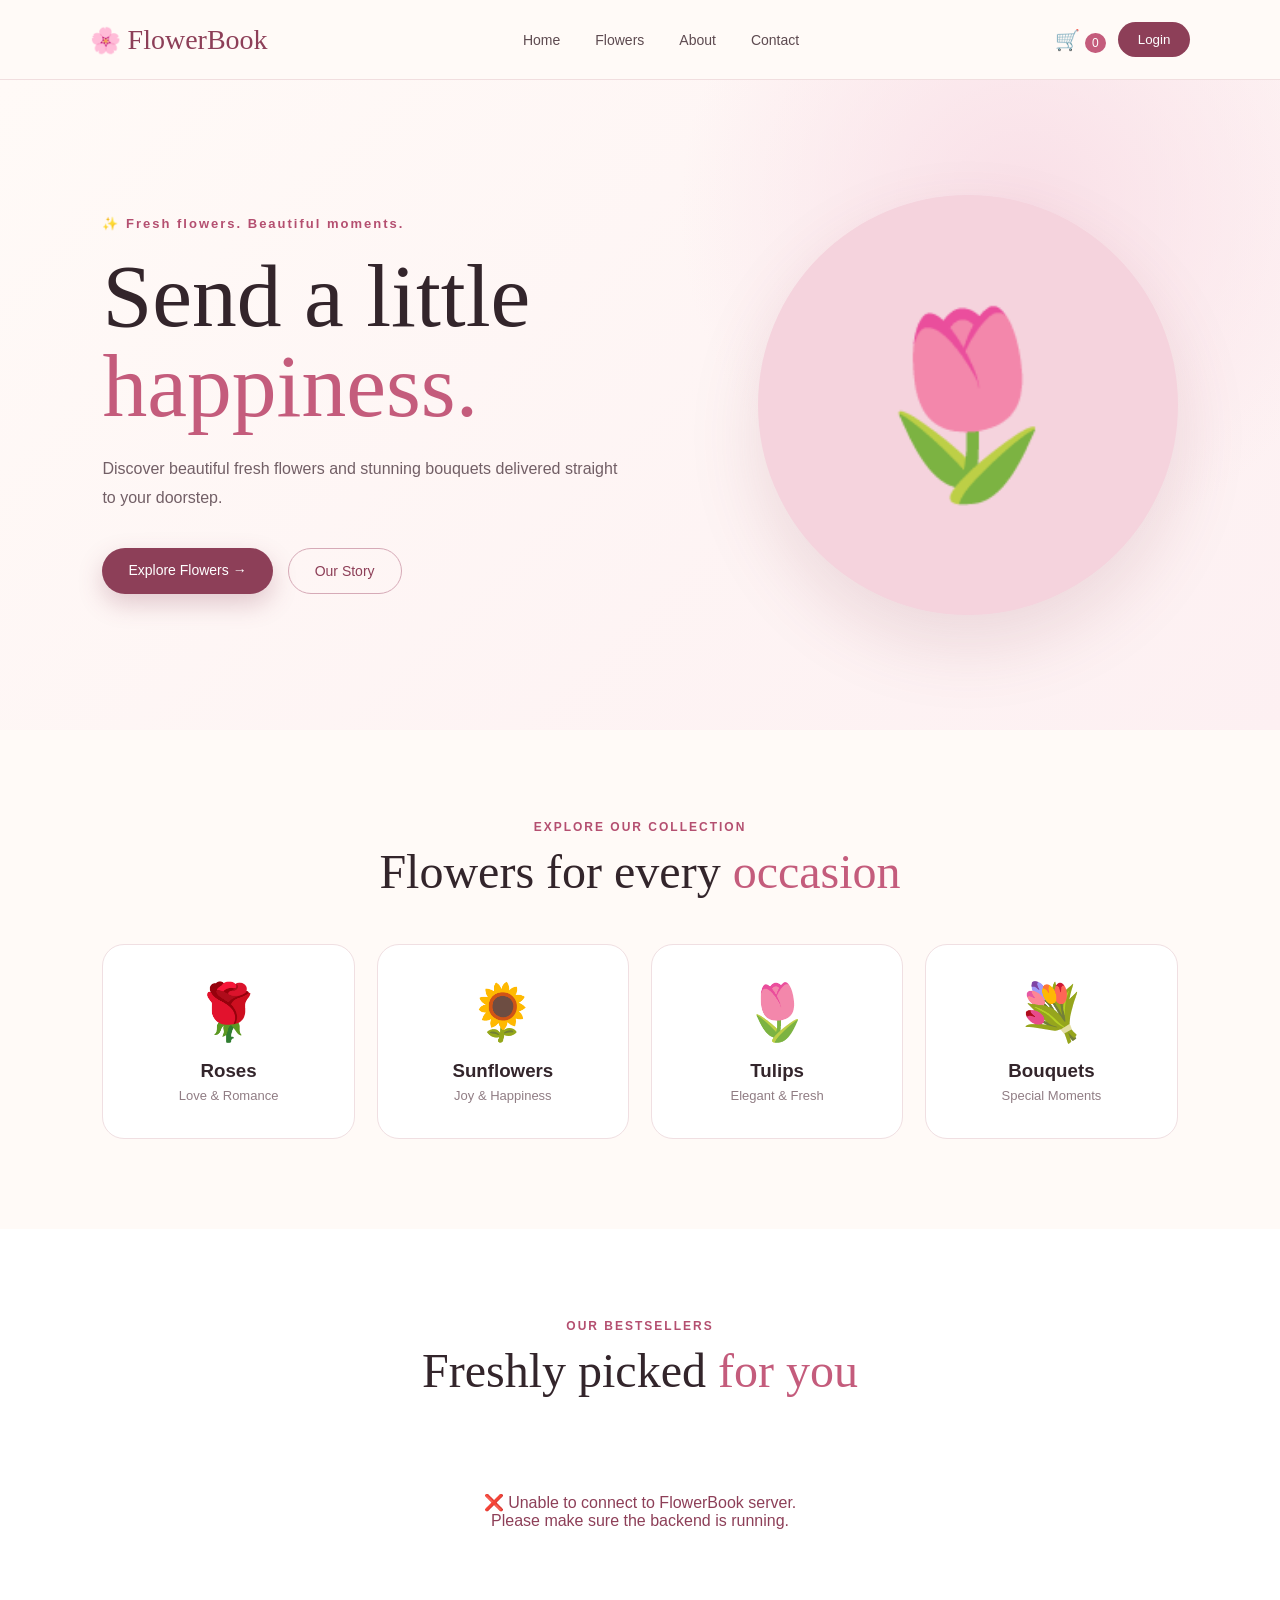
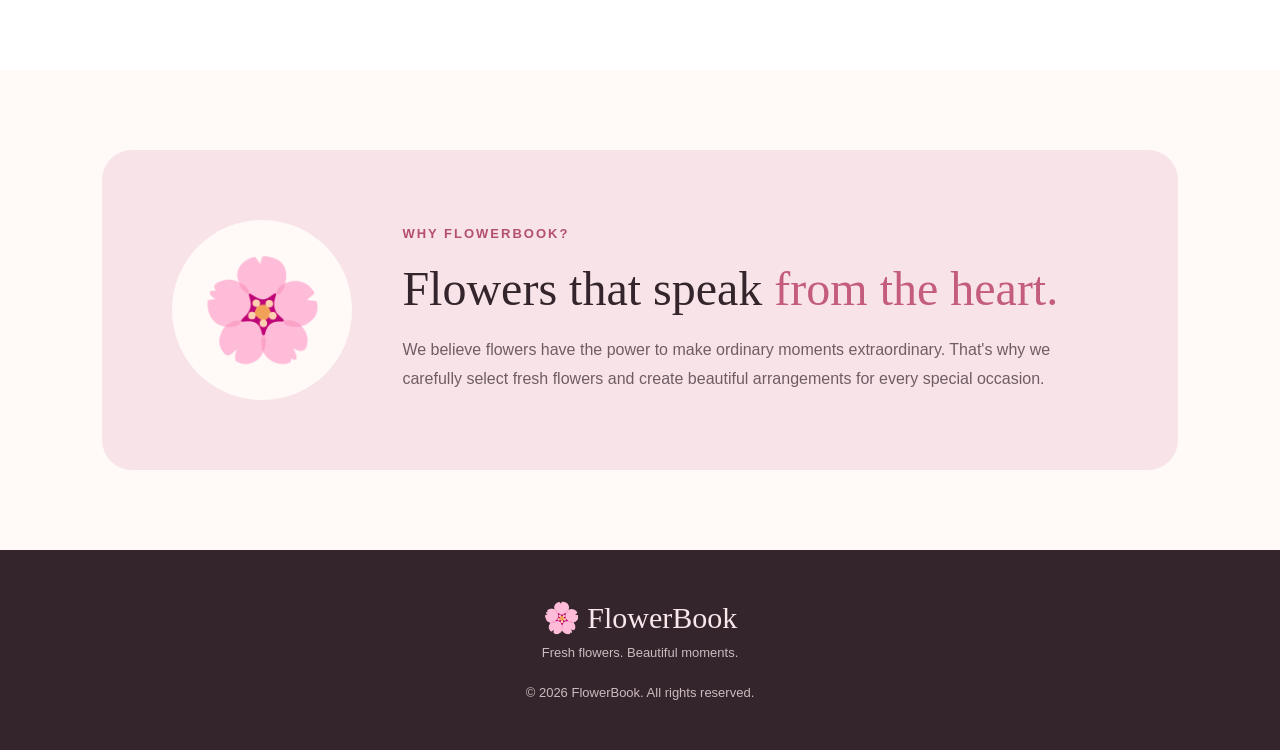
<file: frontend/index.html>
<!DOCTYPE html>
<html lang="en">
<head>
    <meta charset="UTF-8">
    <meta name="viewport" content="width=device-width, initial-scale=1.0">

    <title>FlowerBook | Fresh Flowers Delivered</title>

    <link rel="stylesheet" href="./css/style.css">

    <link rel="preconnect" href="https://fonts.googleapis.com">
    <link rel="preconnect" href="https://fonts.gstatic.com" crossorigin>
</head>

<body>

    <!-- NAVBAR -->

    <header class="navbar">

        <div class="logo">
            <span>🌸</span>
            FlowerBook
        </div>

        <nav>
            <a href="#home">Home</a>
            <a href="#flowers">Flowers</a>
            <a href="#about">About</a>
            <a href="#contact">Contact</a>
        </nav>

        <div class="nav-actions">

            <button
                class="cart-btn"
                onclick="window.location.href='cart.html'"
            >
                🛒 <span id="cart-count">0</span>
            </button>

            <button
                class="login-btn"
                onclick="window.location.href='login.html'"
            >
                Login
            </button>

        </div>

    </header>


    <!-- HERO -->

    <section class="hero" id="home">

        <div class="hero-content">

            <p class="small-title">
                ✨ Fresh flowers. Beautiful moments.
            </p>

            <h1>
                Send a little
                <span>happiness.</span>
            </h1>

            <p class="hero-text">
                Discover beautiful fresh flowers and stunning bouquets
                delivered straight to your doorstep.
            </p>

            <div class="hero-buttons">

                <a href="#flowers" class="primary-btn">
                    Explore Flowers →
                </a>

                <a href="#about" class="secondary-btn">
                    Our Story
                </a>

            </div>

        </div>

        <div class="hero-decoration">
            🌷
        </div>

    </section>


    <!-- CATEGORIES -->

    <section class="categories">

        <div class="section-heading">

            <p>EXPLORE OUR COLLECTION</p>

            <h2>
                Flowers for every
                <span>occasion</span>
            </h2>

        </div>

        <div class="category-container">

            <div class="category-card">
                <div>🌹</div>
                <h3>Roses</h3>
                <p>Love & Romance</p>
            </div>

            <div class="category-card">
                <div>🌻</div>
                <h3>Sunflowers</h3>
                <p>Joy & Happiness</p>
            </div>

            <div class="category-card">
                <div>🌷</div>
                <h3>Tulips</h3>
                <p>Elegant & Fresh</p>
            </div>

            <div class="category-card">
                <div>💐</div>
                <h3>Bouquets</h3>
                <p>Special Moments</p>
            </div>

        </div>

    </section>


    <!-- FLOWERS -->

    <section class="flowers-section" id="flowers">

        <div class="section-heading">

            <p>OUR BESTSELLERS</p>

            <h2>
                Freshly picked
                <span>for you</span>
            </h2>

        </div>

        <div
            id="flower-container"
            class="flower-container"
        >

            <div class="loading">
                Loading beautiful flowers... 🌸
            </div>

        </div>

    </section>


    <!-- ABOUT -->

    <section class="about" id="about">

        <div class="about-icon">
            🌸
        </div>

        <div>

            <p class="small-title">
                WHY FLOWERBOOK?
            </p>

            <h2>
                Flowers that speak
                <span>from the heart.</span>
            </h2>

            <p>
                We believe flowers have the power to make ordinary moments
                extraordinary. That's why we carefully select fresh flowers
                and create beautiful arrangements for every special occasion.
            </p>

        </div>

    </section>


    <!-- FOOTER -->

    <footer id="contact">

        <div class="footer-logo">
            🌸 FlowerBook
        </div>

        <p>
            Fresh flowers. Beautiful moments.
        </p>

        <p class="copyright">
            © 2026 FlowerBook. All rights reserved.
        </p>

    </footer>


    <script src="js/app.js"></script>

</body>
</html>
</file>
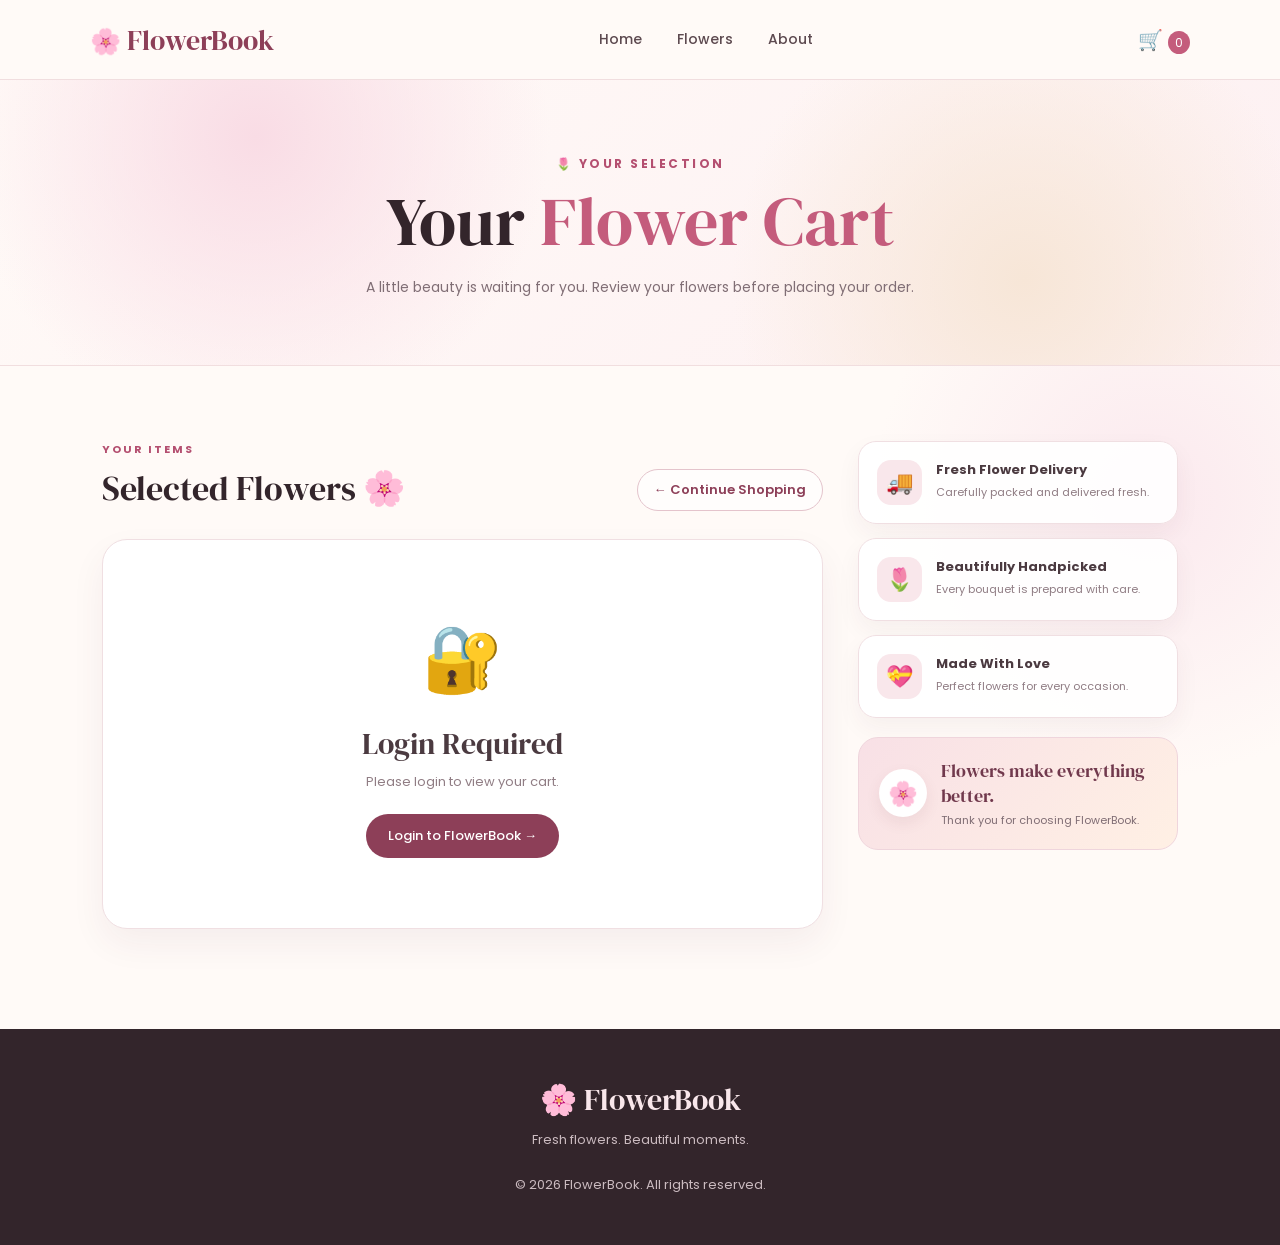
<file: frontend/cart.html>
<!DOCTYPE html>
<html lang="en">

<head>

    <meta charset="UTF-8">

    <meta
        name="viewport"
        content="width=device-width, initial-scale=1.0"
    >

    <title>FlowerBook | Your Cart</title>

    <link
        rel="stylesheet"
        href="css/style.css"
    >

    <link
        rel="preconnect"
        href="https://fonts.googleapis.com"
    >

    <link
        rel="preconnect"
        href="https://fonts.gstatic.com"
        crossorigin
    >

    <link
        href="https://fonts.googleapis.com/css2?family=DM+Serif+Display&family=Poppins:wght@300;400;500;600;700&display=swap"
        rel="stylesheet"
    >

</head>


<body>


<!-- ================= NAVBAR ================= -->

<header class="navbar">

    <div class="logo">

        <span>🌸</span>

        FlowerBook

    </div>


    <nav>

        <a href="index.html">
            Home
        </a>

        <a href="index.html#flowers">
            Flowers
        </a>

        <a href="index.html#about">
            About
        </a>

    </nav>


    <div class="nav-actions">

        <button
            class="cart-btn"
            onclick="window.location.href='cart.html'"
        >

            🛒

            <span id="cart-count">
                0
            </span>

        </button>

    </div>

</header>



<!-- ================= CART HERO ================= -->

<section class="cart-hero">

    <div class="cart-hero-content">

        <p class="cart-eyebrow">
            🌷 YOUR SELECTION
        </p>

        <h1>
            Your
            <span>Flower Cart</span>
        </h1>

        <p class="cart-hero-text">
            A little beauty is waiting for you.
            Review your flowers before placing your order.
        </p>

    </div>

</section>



<!-- ================= CART SECTION ================= -->

<section class="cart-page">


    <div class="cart-wrapper">


        <!-- LEFT SIDE -->

        <div class="cart-main">


            <div class="cart-section-title">

                <div>

                    <span class="cart-small-label">
                        YOUR ITEMS
                    </span>

                    <h2>
                        Selected Flowers 🌸
                    </h2>

                </div>

                <a
                    href="index.html#flowers"
                    class="continue-shopping"
                >
                    ← Continue Shopping
                </a>

            </div>



            <!-- CART CONTENT -->

            <div id="cart-container">

                <div class="loading">

                    <div class="cart-loading-icon">
                        🌸
                    </div>

                    Loading your beautiful cart...

                </div>

            </div>


        </div>



        <!-- RIGHT SIDE -->

        <aside class="cart-benefits">


            <div class="benefit-card">

                <div class="benefit-icon">
                    🚚
                </div>

                <div>

                    <strong>
                        Fresh Flower Delivery
                    </strong>

                    <p>
                        Carefully packed and delivered fresh.
                    </p>

                </div>

            </div>



            <div class="benefit-card">

                <div class="benefit-icon">
                    🌷
                </div>

                <div>

                    <strong>
                        Beautifully Handpicked
                    </strong>

                    <p>
                        Every bouquet is prepared with care.
                    </p>

                </div>

            </div>



            <div class="benefit-card">

                <div class="benefit-icon">
                    💝
                </div>

                <div>

                    <strong>
                        Made With Love
                    </strong>

                    <p>
                        Perfect flowers for every occasion.
                    </p>

                </div>

            </div>


            <div class="cart-love-box">

                <span>
                    🌸
                </span>

                <div>

                    <strong>
                        Flowers make everything better.
                    </strong>

                    <p>
                        Thank you for choosing FlowerBook.
                    </p>

                </div>

            </div>


        </aside>


    </div>


</section>



<!-- ================= FOOTER ================= -->

<footer>

    <div class="footer-logo">
        🌸 FlowerBook
    </div>

    <p>
        Fresh flowers. Beautiful moments.
    </p>

    <p class="copyright">
        © 2026 FlowerBook. All rights reserved.
    </p>

</footer>



<script src="js/cart.js"></script>


</body>

</html>
</file>
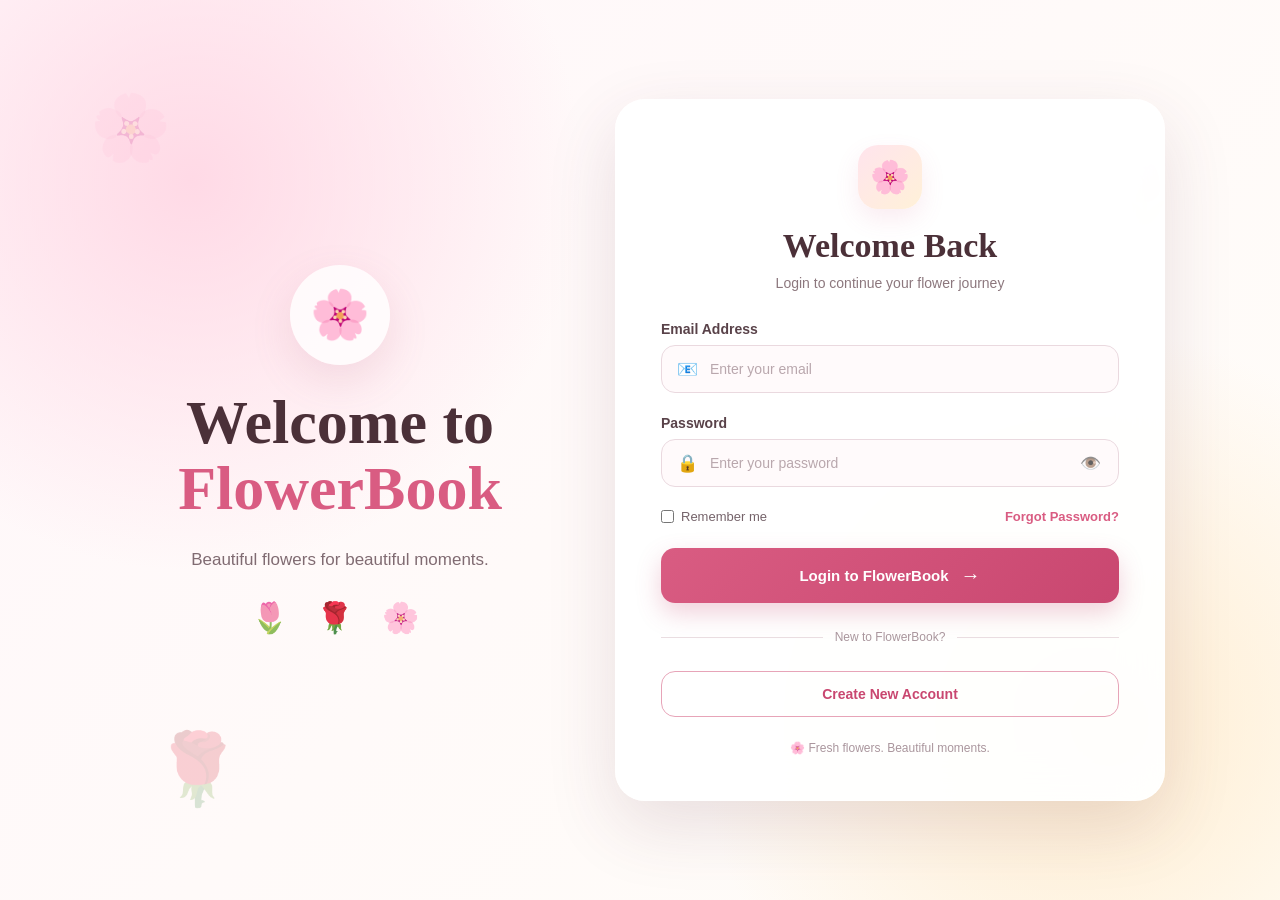
<file: frontend/checkout.html>
<!DOCTYPE html>
<html lang="en">

<head>

    <meta charset="UTF-8">

    <meta
        name="viewport"
        content="width=device-width, initial-scale=1.0"
    >

    <title>FlowerBook | Checkout</title>

    <link
        rel="stylesheet"
        href="./css/style.css"
    >

    <link
        rel="preconnect"
        href="https://fonts.googleapis.com"
    >

    <link
        rel="preconnect"
        href="https://fonts.googleapis.com"
        crossorigin
    >

    <link
        href="https://fonts.googleapis.com/css2?family=DM+Serif+Display&family=Poppins:wght@300;400;500;600;700&display=swap"
        rel="stylesheet"
    >

</head>


<body>


<header class="navbar">

    <div class="logo">
        <span>🌸</span>
        FlowerBook
    </div>

    <nav>

        <a href="index.html">
            Home
        </a>

        <a href="index.html#flowers">
            Flowers
        </a>

        <a href="cart.html">
            Cart
        </a>

    </nav>

</header>



<section class="checkout-page">


    <div class="section-heading">

        <p>
            ALMOST THERE
        </p>

        <h2>
            Complete your
            <span>booking</span> 🌸
        </h2>

    </div>



    <div class="checkout-layout">


        <!-- DELIVERY DETAILS -->

        <div class="checkout-form">

            <h3>
                Delivery Details
            </h3>


            <div class="form-group">

                <label>
                    Full Name
                </label>

                <input
                    type="text"
                    id="customer-name"
                    placeholder="Enter your full name"
                >

            </div>


            <!-- EMAIL -->

            <div class="form-group">

                <label>
                    Email Address
                </label>

                <input
                    type="email"
                    id="customer-email"
                    placeholder="Enter your email address"
                >

            </div>


            <div class="form-group">

                <label>
                    Phone Number
                </label>

                <input
                    type="tel"
                    id="customer-phone"
                    placeholder="Enter your phone number"
                >

            </div>


            <div class="form-group">

                <label>
                    Delivery Address
                </label>

                <textarea
                    id="customer-address"
                    placeholder="House No, Street, Area, City..."
                    rows="4"
                ></textarea>

            </div>


            <div class="form-row">


                <div class="form-group">

                    <label>
                        Delivery Date
                    </label>

                    <input
                        type="date"
                        id="delivery-date"
                    >

                </div>


                <div class="form-group">

                    <label>
                        Delivery Time
                    </label>

                    <select id="delivery-time">

                        <option value="">
                            Select time
                        </option>

                        <option>
                            9 AM - 12 PM
                        </option>

                        <option>
                            12 PM - 3 PM
                        </option>

                        <option>
                            3 PM - 6 PM
                        </option>

                        <option>
                            6 PM - 9 PM
                        </option>

                    </select>

                </div>


            </div>


            <div class="form-group">

                <label>
                    Special Message 💌
                </label>

                <textarea
                    id="special-message"
                    placeholder="Write a message for your loved one..."
                    rows="3"
                ></textarea>

            </div>


            <button
                class="place-order-btn"
                onclick="placeOrder()"
            >
                🌸 Place Flower Booking
            </button>

        </div>



        <!-- ORDER SUMMARY -->

        <div class="checkout-summary">

            <h3>
                Your Order
            </h3>

            <div id="checkout-items">

                Loading...

            </div>


            <hr>


            <div class="checkout-total">

                <span>
                    Total
                </span>

                <strong id="checkout-total">
                    ₹0
                </strong>

            </div>

        </div>


    </div>

</section>



<footer>

    <div class="footer-logo">
        🌸 FlowerBook
    </div>

    <p>
        Fresh flowers. Beautiful moments.
    </p>

</footer>



<script src="js/checkout.js"></script>


</body>

</html>
</file>
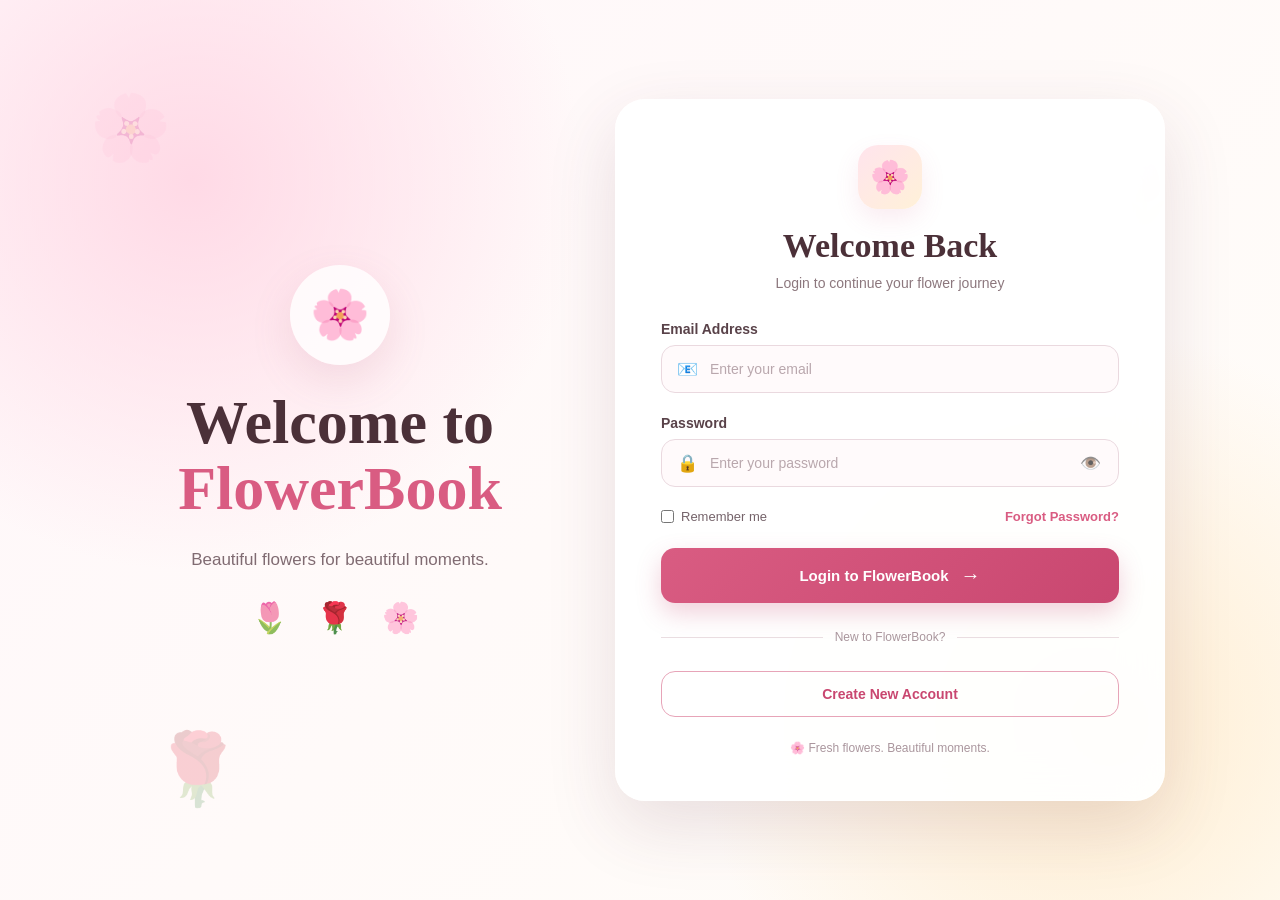
<file: frontend/login.html>
<!DOCTYPE html>
<html lang="en">

<head>

    <meta charset="UTF-8">

    <meta
        name="viewport"
        content="width=device-width, initial-scale=1.0"
    >

    <title>Login | FlowerBook</title>

    <link
        rel="stylesheet"
        href="css/style.css"
    >

</head>


<body class="auth-page">


    <div class="auth-background">

        <div class="floating-flower flower-one">🌸</div>
        <div class="floating-flower flower-two">🌷</div>
        <div class="floating-flower flower-three">🌹</div>
        <div class="floating-flower flower-four">🌻</div>


        <div class="auth-container">


            <!-- LEFT SIDE -->

            <div class="auth-welcome">

                <div class="welcome-logo">
                    🌸
                </div>

                <h1>
                    Welcome to
                    <span>FlowerBook</span>
                </h1>

                <p>
                    Beautiful flowers for beautiful moments.
                </p>

                <div class="welcome-decoration">
                    🌷 🌹 🌸
                </div>

            </div>


            <!-- LOGIN CARD -->

            <div class="auth-card">

                <div class="auth-logo">
                    🌸
                </div>


                <h2>
                    Welcome Back
                </h2>

                <p class="auth-subtitle">
                    Login to continue your flower journey
                </p>


                <form id="login-form">


                    <!-- EMAIL -->

                    <div class="form-group">

                        <label for="login-email">
                            Email Address
                        </label>

                        <div class="input-wrapper">

                            <span class="input-icon">
                                📧
                            </span>

                            <input
                                type="email"
                                id="login-email"
                                placeholder="Enter your email"
                                autocomplete="email"
                                required
                            >

                        </div>

                    </div>


                    <!-- PASSWORD -->

                    <div class="form-group">

                        <label for="login-password">
                            Password
                        </label>

                        <div class="input-wrapper">

                            <span class="input-icon">
                                🔒
                            </span>

                            <input
                                type="password"
                                id="login-password"
                                placeholder="Enter your password"
                                autocomplete="current-password"
                                required
                            >

                            <button
                                type="button"
                                class="password-toggle"
                                id="toggle-password"
                            >
                                👁️
                            </button>

                        </div>

                    </div>


                    <!-- OPTIONS -->

                    <div class="auth-options">

                        <label class="remember-me">

                            <input
                                type="checkbox"
                                id="remember-me"
                            >

                            <span>
                                Remember me
                            </span>

                        </label>


                        <a
                            href="#"
                            id="forgot-password"
                        >
                            Forgot Password?
                        </a>

                    </div>


                    <!-- LOGIN BUTTON -->

                    <button
                        type="submit"
                        class="auth-submit-btn"
                    >

                        <span>
                            Login to FlowerBook
                        </span>

                        <span class="button-arrow">
                            →
                        </span>

                    </button>


                </form>


                <!-- DIVIDER -->

                <div class="auth-divider">

                    <span>
                        New to FlowerBook?
                    </span>

                </div>


                <!-- REGISTER -->

                <a
                    href="register.html"
                    class="create-account-btn"
                >
                    Create New Account
                </a>


                <p class="auth-footer-text">
                    🌸 Fresh flowers. Beautiful moments.
                </p>

            </div>

        </div>

    </div>


    <script src="js/login.js"></script>

</body>

</html>
</file>
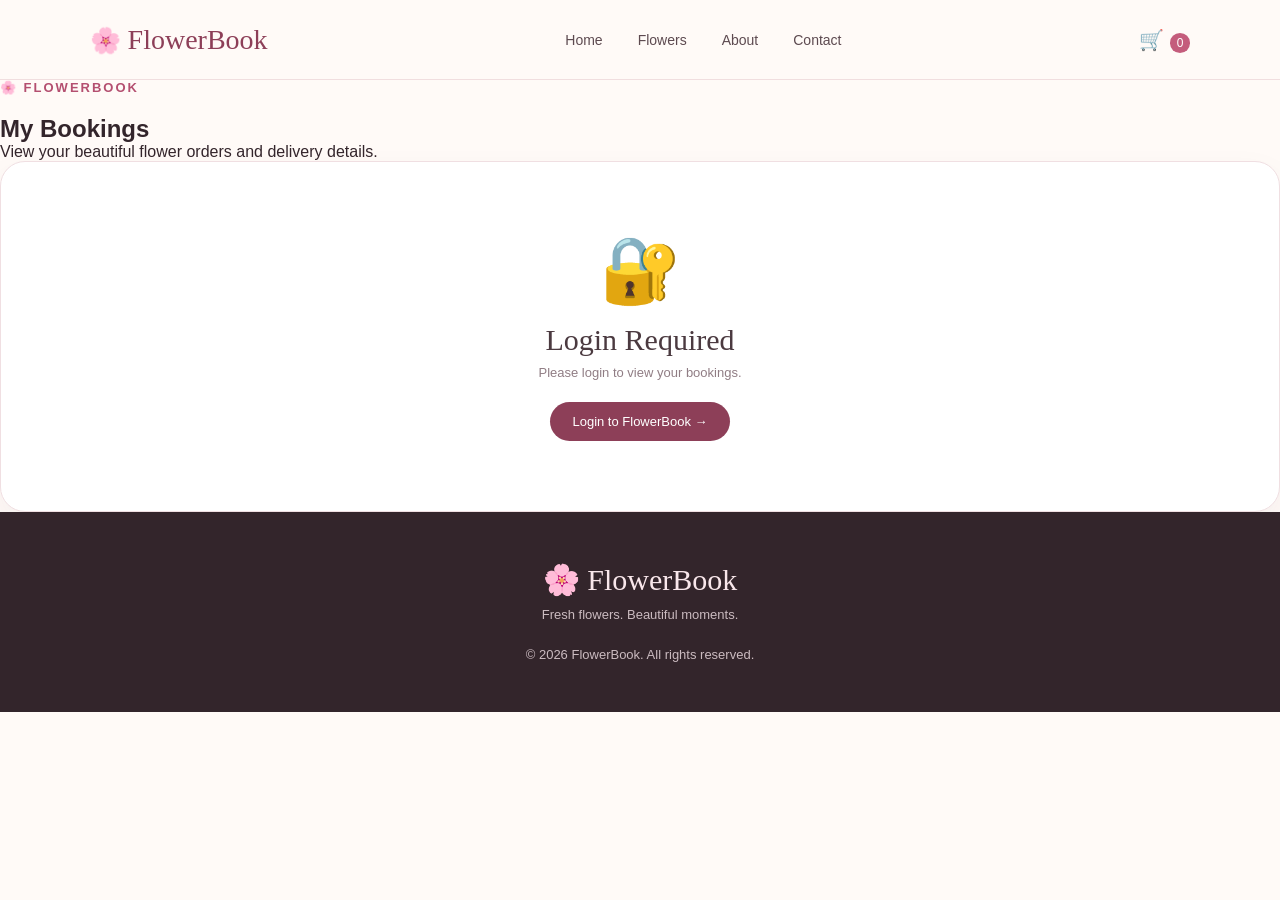
<file: frontend/order-history.html>
<!DOCTYPE html>
<html lang="en">

<head>

    <meta charset="UTF-8">

    <meta
        name="viewport"
        content="width=device-width, initial-scale=1.0"
    >

    <title>My Bookings | FlowerBook</title>

    <link
        rel="stylesheet"
        href="css/style.css"
    >

</head>


<body>


    <!-- ==========================================
         NAVBAR
    =========================================== -->

    <header class="navbar">

        <div class="logo">

            <span>🌸</span>

            FlowerBook

        </div>


        <nav>

            <a href="index.html">
                Home
            </a>

            <a href="index.html#flowers">
                Flowers
            </a>

            <a href="index.html#about">
                About
            </a>

            <a href="index.html#contact">
                Contact
            </a>

        </nav>


        <div class="nav-actions">

            <button
                class="cart-btn"
                onclick="window.location.href='cart.html'"
            >

                🛒

                <span id="cart-count">
                    0
                </span>

            </button>

        </div>

    </header>


    <!-- ==========================================
         PAGE HEADER
    =========================================== -->

    <section class="page-header">

        <div>

            <p class="small-title">
                🌸 FLOWERBOOK
            </p>

            <h1>
                My <span>Bookings</span>
            </h1>

            <p>
                View your beautiful flower orders
                and delivery details.
            </p>

        </div>

    </section>


    <!-- ==========================================
         ORDER HISTORY
    =========================================== -->

    <main class="order-history-section">

        <div
            id="order-history-container"
            class="order-history-container"
        >

            <div class="loading">

                Loading your bookings... 🌸

            </div>

        </div>

    </main>


    <!-- ==========================================
         FOOTER
    =========================================== -->

    <footer>

        <div class="footer-logo">

            🌸 FlowerBook

        </div>


        <p>
            Fresh flowers. Beautiful moments.
        </p>


        <p class="copyright">

            © 2026 FlowerBook.
            All rights reserved.

        </p>

    </footer>


    <script src="js/order-history.js"></script>

</body>

</html>
</file>
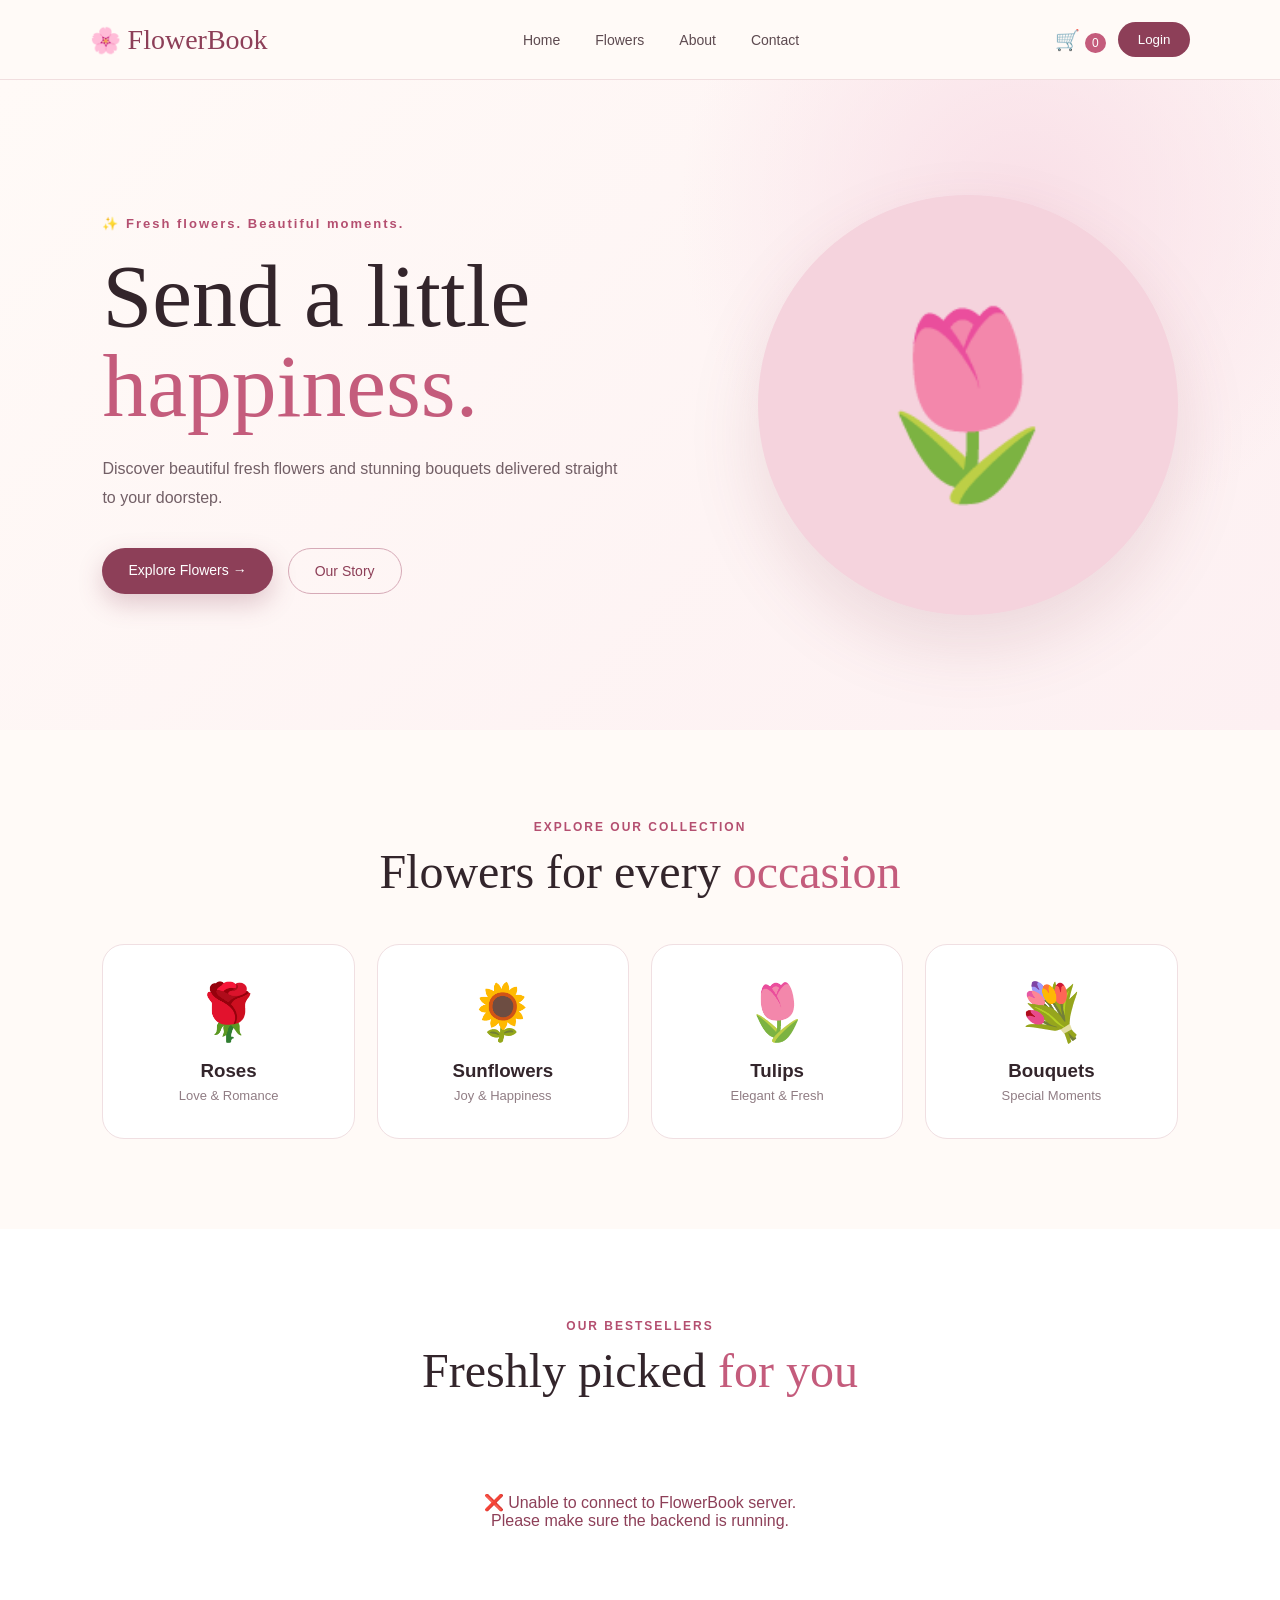
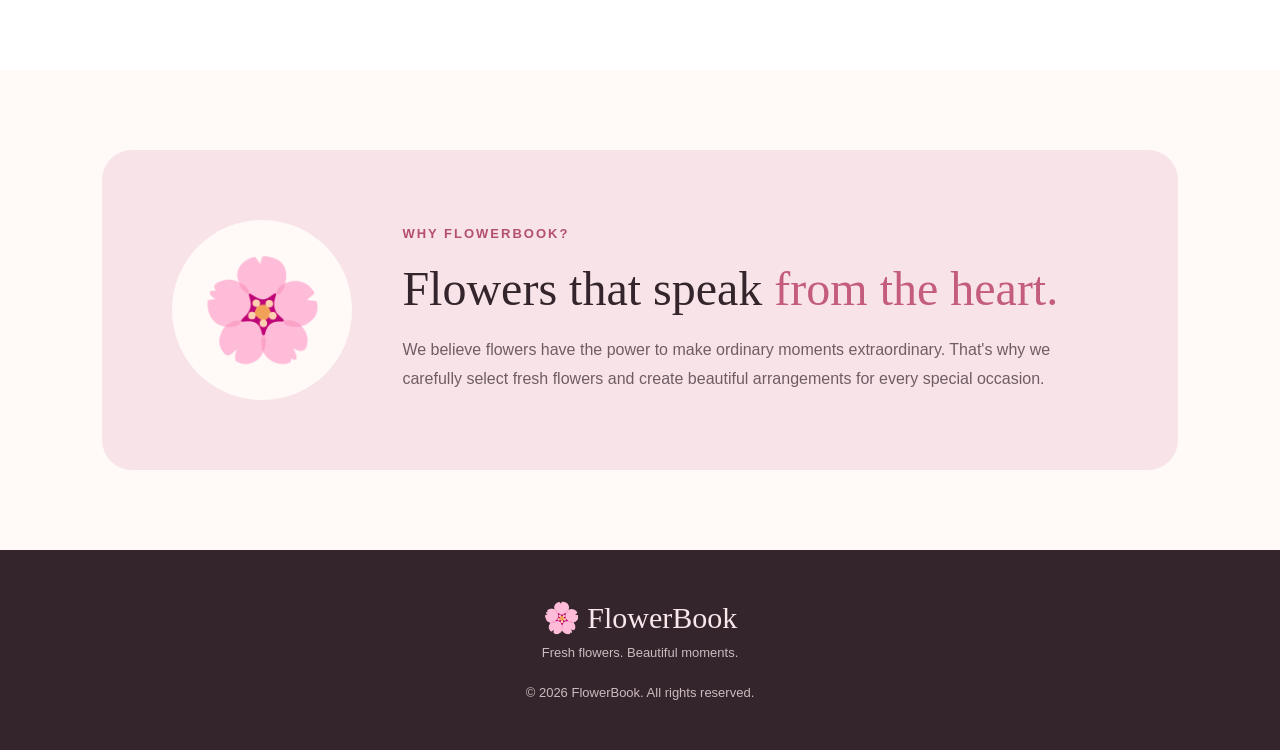
<file: frontend/order-success.html>
<!DOCTYPE html>
<html lang="en">

<head>

    <meta charset="UTF-8">

    <meta
        name="viewport"
        content="width=device-width, initial-scale=1.0"
    >

    <title>FlowerBook | Booking Confirmed</title>

    <link
        rel="stylesheet"
        href="./css/style.css"
    >

    <link
        rel="preconnect"
        href="https://fonts.googleapis.com"
    >

    <link
        rel="preconnect"
        href="https://fonts.gstatic.com"
        crossorigin
    >

    <link
        href="https://fonts.googleapis.com/css2?family=DM+Serif+Display&family=Poppins:wght@300;400;500;600;700&display=swap"
        rel="stylesheet"
    >

</head>


<body>


<header class="navbar">

    <div class="logo">
        <span>🌸</span>
        FlowerBook
    </div>

    <nav>

        <a href="index.html">
            Home
        </a>

        <a href="index.html#flowers">
            Flowers
        </a>

    </nav>

</header>



<section class="success-page">

    <div class="success-card">

        <div class="success-icon">
            ✓
        </div>

        <p class="small-title">
            BOOKING CONFIRMED
        </p>

        <h1>
            Your flowers are
            <span>on their way!</span> 🌸
        </h1>

        <p class="success-message">
            Thank you for choosing FlowerBook.
            Your beautiful flowers have been successfully booked.
        </p>


        <div class="order-details">

            <div class="detail-row">

                <span>
                    Booking ID
                </span>

                <strong id="order-id">
                    Loading...
                </strong>

            </div>


            <div class="detail-row">

                <span>
                    Customer
                </span>

                <strong id="customer-name">
                    Loading...
                </strong>

            </div>


            <div class="detail-row">

                <span>
                    Delivery Date
                </span>

                <strong id="delivery-date">
                    Loading...
                </strong>

            </div>


            <div class="detail-row">

                <span>
                    Delivery Time
                </span>

                <strong id="delivery-time">
                    Loading...
                </strong>

            </div>


            <div class="detail-row">

                <span>
                    Status
                </span>

                <strong class="confirmed">
                    ✓ Booking Confirmed
                </strong>

            </div>

        </div>


        <div class="success-actions">

            <a
                href="index.html"
                class="primary-btn"
            >
                Continue Shopping →
            </a>

        </div>

    </div>

</section>



<footer>

    <div class="footer-logo">
        🌸 FlowerBook
    </div>

    <p>
        Fresh flowers. Beautiful moments.
    </p>

</footer>



<script src="js/order-success.js"></script>


</body>

</html>
</file>
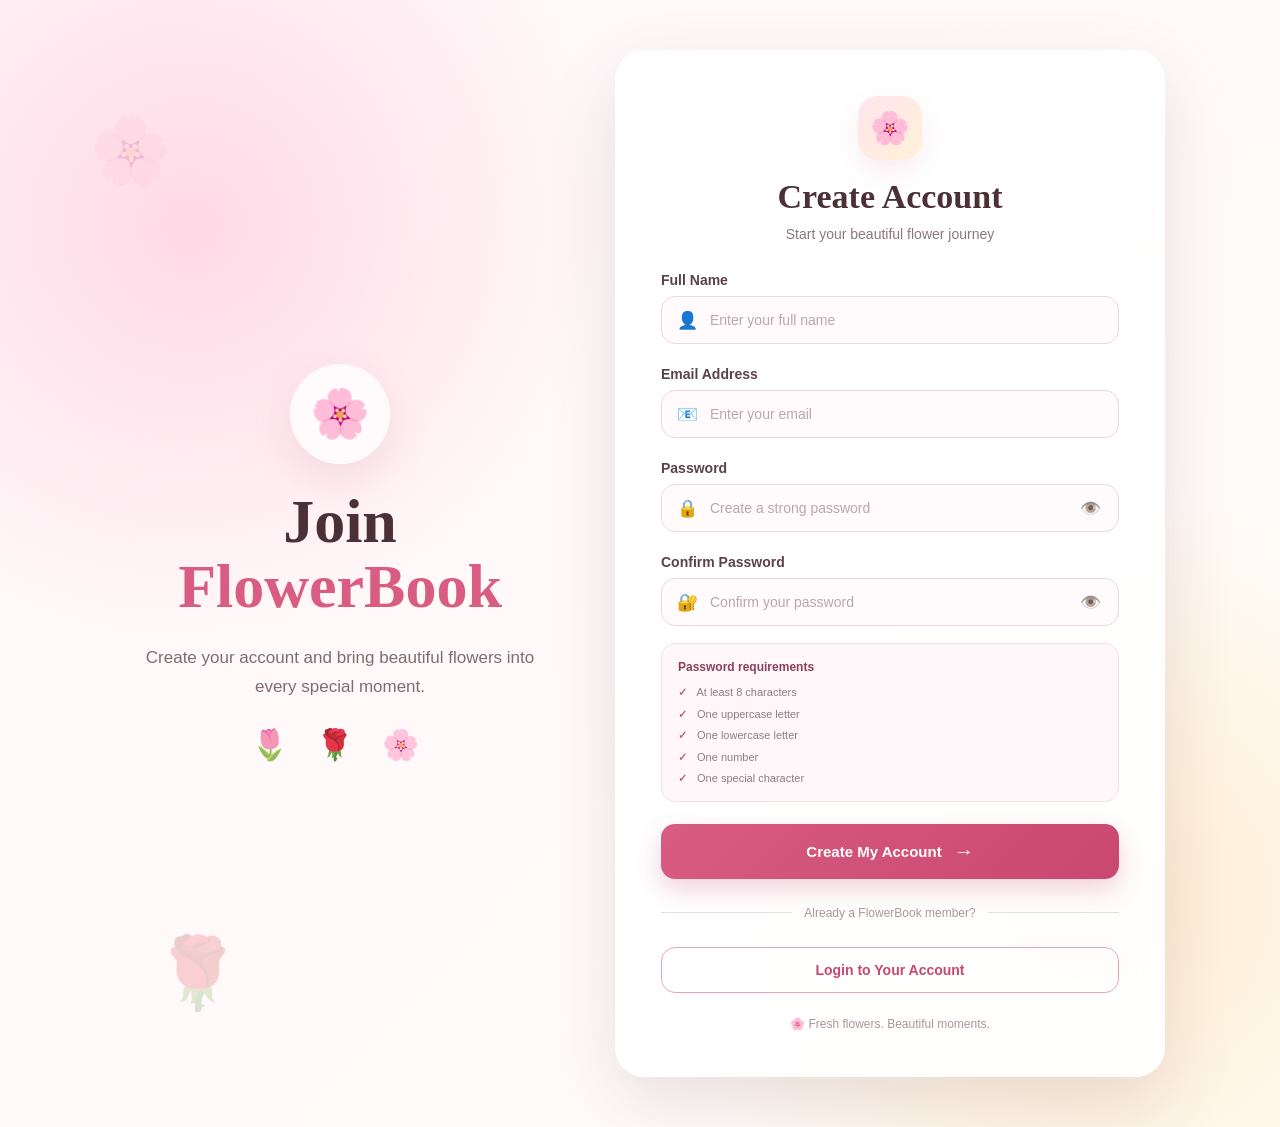
<file: frontend/register.html>
<!DOCTYPE html>
<html lang="en">

<head>

    <meta charset="UTF-8">

    <meta
        name="viewport"
        content="width=device-width, initial-scale=1.0"
    >

    <title>Create Account | FlowerBook</title>

    <link
        rel="stylesheet"
        href="css/style.css"
    >

</head>


<body class="auth-page">


    <div class="auth-background">

        <!-- FLOATING FLOWERS -->

        <div class="floating-flower flower-one">
            🌸
        </div>

        <div class="floating-flower flower-two">
            🌷
        </div>

        <div class="floating-flower flower-three">
            🌹
        </div>

        <div class="floating-flower flower-four">
            🌻
        </div>


        <div class="auth-container">


            <!-- LEFT SIDE -->

            <div class="auth-welcome">

                <div class="welcome-logo">
                    🌸
                </div>

                <h1>
                    Join
                    <span>FlowerBook</span>
                </h1>

                <p>
                    Create your account and bring
                    beautiful flowers into every special moment.
                </p>

                <div class="welcome-decoration">
                    🌷 🌹 🌸
                </div>

            </div>


            <!-- REGISTER CARD -->

            <div class="auth-card">

                <div class="auth-logo">
                    🌸
                </div>


                <h2>
                    Create Account
                </h2>


                <p class="auth-subtitle">
                    Start your beautiful flower journey
                </p>


                <form id="register-form">


                    <!-- FULL NAME -->

                    <div class="form-group">

                        <label for="register-name">
                            Full Name
                        </label>

                        <div class="input-wrapper">

                            <span class="input-icon">
                                👤
                            </span>

                            <input
                                type="text"
                                id="register-name"
                                placeholder="Enter your full name"
                                autocomplete="name"
                                required
                            >

                        </div>

                    </div>


                    <!-- EMAIL -->

                    <div class="form-group">

                        <label for="register-email">
                            Email Address
                        </label>

                        <div class="input-wrapper">

                            <span class="input-icon">
                                📧
                            </span>

                            <input
                                type="email"
                                id="register-email"
                                placeholder="Enter your email"
                                autocomplete="email"
                                required
                            >

                        </div>

                    </div>


                    <!-- PASSWORD -->

                    <div class="form-group">

                        <label for="register-password">
                            Password
                        </label>

                        <div class="input-wrapper">

                            <span class="input-icon">
                                🔒
                            </span>

                            <input
                                type="password"
                                id="register-password"
                                placeholder="Create a strong password"
                                autocomplete="new-password"
                                required
                            >

                            <button
                                type="button"
                                class="password-toggle"
                                id="toggle-register-password"
                            >
                                👁️
                            </button>

                        </div>

                    </div>


                    <!-- CONFIRM PASSWORD -->

                    <div class="form-group">

                        <label for="register-confirm-password">
                            Confirm Password
                        </label>

                        <div class="input-wrapper">

                            <span class="input-icon">
                                🔐
                            </span>

                            <input
                                type="password"
                                id="register-confirm-password"
                                placeholder="Confirm your password"
                                autocomplete="new-password"
                                required
                            >

                            <button
                                type="button"
                                class="password-toggle"
                                id="toggle-confirm-password"
                            >
                                👁️
                            </button>

                        </div>

                    </div>


                    <!-- PASSWORD HINT -->

                    <div class="password-hint">

                        <strong>
                            Password requirements
                        </strong>

                        <span>
                            At least 8 characters
                        </span>

                        <span>
                            One uppercase letter
                        </span>

                        <span>
                            One lowercase letter
                        </span>

                        <span>
                            One number
                        </span>

                        <span>
                            One special character
                        </span>

                    </div>


                    <!-- REGISTER BUTTON -->

                    <button
                        type="submit"
                        class="auth-submit-btn"
                    >

                        <span>
                            Create My Account
                        </span>

                        <span class="button-arrow">
                            →
                        </span>

                    </button>


                </form>


                <!-- DIVIDER -->

                <div class="auth-divider">

                    <span>
                        Already a FlowerBook member?
                    </span>

                </div>


                <!-- LOGIN -->

                <a
                    href="login.html"
                    class="create-account-btn"
                >
                    Login to Your Account
                </a>


                <p class="auth-footer-text">
                    🌸 Fresh flowers. Beautiful moments.
                </p>

            </div>

        </div>

    </div>


    <script src="js/register.js"></script>

</body>

</html>
</file>
<file: frontend/css/style.css>
/* ==========================================
   FLOWERBOOK GLOBAL
========================================== */

* {
    margin: 0;
    padding: 0;
    box-sizing: border-box;
}

html {
    scroll-behavior: smooth;
}

body {
    font-family: "Poppins", sans-serif;
    background: #fffaf7;
    color: #33252b;
}


/* ==========================================
   NAVBAR
========================================== */

.navbar {
    height: 80px;
    padding: 0 7%;
    display: flex;
    align-items: center;
    justify-content: space-between;
    background: rgba(255, 250, 247, 0.95);
    border-bottom: 1px solid #f1dedf;
    position: sticky;
    top: 0;
    z-index: 1000;
}

.logo {
    font-family: "DM Serif Display", serif;
    font-size: 28px;
    color: #8d3f58;
}

.logo span {
    font-size: 25px;
}

.navbar nav {
    display: flex;
    gap: 35px;
}

.navbar nav a {
    text-decoration: none;
    color: #5d4a50;
    font-size: 14px;
    font-weight: 500;
    transition: 0.3s;
}

.navbar nav a:hover {
    color: #c45c7c;
}

.nav-actions {
    display: flex;
    align-items: center;
    gap: 12px;
}

.cart-btn,
.login-btn {
    border: none;
    cursor: pointer;
    font-family: inherit;
}

.cart-btn {
    background: transparent;
    font-size: 20px;
}

#cart-count {
    font-size: 12px;
    background: #c45c7c;
    color: white;
    border-radius: 50%;
    padding: 3px 7px;
}

.login-btn {
    padding: 10px 20px;
    border-radius: 25px;
    background: #8d3f58;
    color: white;
}


/* ==========================================
   PROFILE MENU
========================================== */

.profile-container {
    position: relative;
    display: inline-block;
}

.profile-btn {
    display: flex;
    align-items: center;
    gap: 8px;
    padding: 10px 16px;
    border: 1px solid #ead5da;
    border-radius: 30px;
    background: white;
    color: #5d4a50;
    font-family: "Poppins", sans-serif;
    font-size: 13px;
    font-weight: 600;
    cursor: pointer;
    transition: 0.25s ease;
}

.profile-btn:hover {
    border-color: #c45c7c;
    box-shadow: 0 6px 18px rgba(80, 40, 60, 0.08);
    transform: translateY(-1px);
}

.profile-menu {
    position: absolute;
    top: calc(100% + 12px);
    right: 0;
    width: 310px;
    padding: 10px;
    background: #ffffff;
    border: 1px solid #f0dfe2;
    border-radius: 18px;
    box-shadow: 0 18px 45px rgba(80, 40, 60, 0.16);
    z-index: 2000;

    opacity: 0;
    visibility: hidden;
    transform: translateY(-8px);

    transition:
        opacity 0.2s ease,
        transform 0.2s ease,
        visibility 0.2s ease;
}

.profile-menu.show {
    opacity: 1;
    visibility: visible;
    transform: translateY(0);
}

.profile-header {
    display: flex;
    align-items: center;
    gap: 13px;
    padding: 13px 12px;
}

.profile-avatar {
    width: 48px;
    height: 48px;
    min-width: 48px;

    display: flex;
    align-items: center;
    justify-content: center;

    background: #f9e7eb;
    border-radius: 50%;
    font-size: 24px;
}

.profile-header strong {
    display: block;
    max-width: 210px;

    overflow: hidden;
    text-overflow: ellipsis;
    white-space: nowrap;

    color: #33252b;
    font-size: 14px;
    font-weight: 600;
}

.profile-header small {
    display: block;
    max-width: 210px;

    margin-top: 4px;

    overflow: hidden;
    text-overflow: ellipsis;
    white-space: nowrap;

    color: #907d84;
    font-size: 11px;
}

.profile-divider {
    height: 1px;
    margin: 6px 4px;
    background: #f0dfe2;
}

.profile-menu > button {
    width: 100%;

    display: flex;
    align-items: center;
    gap: 12px;

    padding: 12px 13px;

    border: none;
    border-radius: 11px;

    background: transparent;

    font-family: "Poppins", sans-serif;
    font-size: 13px;
    text-align: left;

    cursor: pointer;

    transition: 0.2s ease;
}

.profile-menu > button:hover {
    background: #fff4f7;
    transform: translateX(3px);
}

.profile-menu > button:not(.logout-btn) {
    color: #4f3d44;
}

.profile-menu .logout-btn {
    color: #b44f70;
    font-weight: 600;
}

.profile-menu .logout-btn:hover {
    background: #fff0f3;
}


/* ==========================================
   HERO
========================================== */

.hero {
    min-height: 650px;
    padding: 80px 8%;

    display: flex;
    align-items: center;
    justify-content: space-between;

    background:
        radial-gradient(
            circle at 80% 20%,
            #f9dfe7 0,
            transparent 30%
        ),
        linear-gradient(
            135deg,
            #fffaf7,
            #fdf0f2
        );

    overflow: hidden;
}

.hero-content {
    max-width: 620px;
}

.small-title {
    color: #b44f70;
    font-size: 13px;
    font-weight: 600;
    letter-spacing: 2px;
    margin-bottom: 20px;
}

.hero h1 {
    font-family: "DM Serif Display", serif;
    font-size: clamp(55px, 7vw, 90px);
    line-height: 1;
    font-weight: 400;
    margin-bottom: 25px;
}

.hero h1 span,
.section-heading span,
.about h2 span {
    color: #c45c7c;
}

.hero-text {
    max-width: 520px;
    color: #725f66;
    line-height: 1.8;
    margin-bottom: 35px;
}

.hero-buttons {
    display: flex;
    gap: 15px;
}

.primary-btn,
.secondary-btn {
    text-decoration: none;
    padding: 14px 26px;
    border-radius: 30px;
    font-size: 14px;
    transition: 0.3s;
}

.primary-btn {
    background: #8d3f58;
    color: white;
    box-shadow: 0 10px 25px rgba(141, 63, 88, 0.25);
}

.primary-btn:hover {
    transform: translateY(-3px);
}

.secondary-btn {
    border: 1px solid #d6aab7;
    color: #8d3f58;
}

.hero-decoration {
    width: 420px;
    height: 420px;

    border-radius: 50%;

    background: #f5d3dd;

    display: flex;
    align-items: center;
    justify-content: center;

    font-size: 180px;

    box-shadow:
        0 30px 70px rgba(140, 65, 90, 0.15);
}


/* ==========================================
   SECTION HEADINGS
========================================== */

.section-heading {
    text-align: center;
    margin-bottom: 45px;
}

.section-heading p {
    color: #b44f70;
    font-size: 12px;
    letter-spacing: 2px;
    font-weight: 600;
    margin-bottom: 10px;
}

.section-heading h2 {
    font-family: "DM Serif Display", serif;
    font-size: 48px;
    font-weight: 400;
}


/* ==========================================
   CATEGORIES
========================================== */

.categories {
    padding: 90px 8%;
}

.category-container {
    display: grid;
    grid-template-columns: repeat(4, 1fr);
    gap: 22px;
}

.category-card {
    text-align: center;
    padding: 35px 20px;

    background: white;

    border: 1px solid #f0dfe2;
    border-radius: 22px;

    transition: 0.3s;
}

.category-card:hover {
    transform: translateY(-8px);

    box-shadow:
        0 15px 35px rgba(100, 50, 70, 0.1);
}

.category-card div {
    font-size: 55px;
    margin-bottom: 15px;
}

.category-card h3 {
    margin-bottom: 6px;
}

.category-card p {
    font-size: 13px;
    color: #907d84;
}


/* ==========================================
   FLOWERS
========================================== */

.flowers-section {
    padding: 90px 8%;
    background: #fff;
}

.flower-container {
    display: grid;
    grid-template-columns: repeat(3, 1fr);
    gap: 25px;
}

.flower-card {
    background: #fffaf7;

    border: 1px solid #f0dfe2;
    border-radius: 22px;

    overflow: hidden;

    transition: 0.3s;
}

.flower-card:hover {
    transform: translateY(-7px);

    box-shadow:
        0 20px 40px rgba(80, 40, 60, 0.1);
}

.flower-image {
    height: 230px;

    display: flex;
    align-items: center;
    justify-content: center;

    font-size: 100px;

    background: #f9e7eb;
}

.flower-info {
    padding: 22px;
}

.flower-info h3 {
    font-family: "DM Serif Display", serif;
    font-size: 25px;
    font-weight: 400;
}

.flower-category {
    color: #b36a7f;
    font-size: 12px;
    margin: 5px 0;
}

.flower-description {
    font-size: 13px;
    color: #806e75;
    line-height: 1.6;
    margin: 10px 0 15px;
}

.flower-bottom {
    display: flex;
    align-items: center;
    justify-content: space-between;
}

.price {
    font-size: 20px;
    font-weight: 600;
    color: #8d3f58;
}

.add-btn {
    border: none;
    background: #8d3f58;
    color: white;

    padding: 10px 17px;

    border-radius: 20px;

    cursor: pointer;

    font-family: inherit;
}

.loading {
    grid-column: 1 / -1;

    text-align: center;

    padding: 50px;

    color: #8d3f58;
}


/* ==========================================
   ABOUT
========================================== */

.about {
    margin: 80px 8%;
    padding: 70px;

    border-radius: 30px;

    background: #f8e4e8;

    display: flex;
    align-items: center;

    gap: 50px;
}

.about-icon {
    font-size: 100px;

    min-width: 180px;
    height: 180px;

    display: flex;
    align-items: center;
    justify-content: center;

    background: #fffaf7;

    border-radius: 50%;
}

.about h2 {
    font-family: "DM Serif Display", serif;
    font-size: 48px;
    font-weight: 400;
    margin-bottom: 20px;
}

.about p:not(.small-title) {
    max-width: 650px;
    color: #705d64;
    line-height: 1.8;
}


/* ==========================================
   FOOTER
========================================== */

footer {
    padding: 50px 8%;

    text-align: center;

    background: #33252b;

    color: #f9e7eb;
}

.footer-logo {
    font-family: "DM Serif Display", serif;
    font-size: 30px;
    margin-bottom: 10px;
}

footer p {
    color: #cbbbc0;
    font-size: 13px;
}

.copyright {
    margin-top: 25px;
}


/* ==========================================
   CHECKOUT PAGE
========================================== */

.checkout-page {
    min-height: 70vh;

    padding: 90px 8%;

    background:
        radial-gradient(
            circle at 90% 10%,
            #f9e1e7 0,
            transparent 25%
        ),
        #fffaf7;
}

.checkout-layout {
    display: grid;

    grid-template-columns: 1.5fr 0.8fr;

    gap: 35px;

    align-items: start;
}

.checkout-form,
.checkout-summary {
    background: white;

    border: 1px solid #f0dfe2;

    border-radius: 22px;

    padding: 35px;

    box-shadow:
        0 15px 35px rgba(80, 40, 60, 0.07);
}

.checkout-form h3,
.checkout-summary h3 {
    font-family: "DM Serif Display", serif;
    font-size: 30px;
    font-weight: 400;
    margin-bottom: 28px;
}

.form-group {
    margin-bottom: 20px;
}

.form-group label {
    display: block;

    font-size: 13px;

    font-weight: 500;

    margin-bottom: 8px;

    color: #5d4a50;
}

.form-group input,
.form-group textarea,
.form-group select {
    width: 100%;

    padding: 13px 15px;

    border: 1px solid #ead5da;

    border-radius: 12px;

    background: #fffaf7;

    color: #33252b;

    font-family: "Poppins", sans-serif;

    font-size: 13px;

    outline: none;

    transition: 0.3s;
}

.form-group input:focus,
.form-group textarea:focus,
.form-group select:focus {
    border-color: #c45c7c;

    box-shadow:
        0 0 0 3px rgba(196, 92, 124, 0.08);
}

.form-group textarea {
    resize: vertical;
}

.form-row {
    display: grid;

    grid-template-columns: 1fr 1fr;

    gap: 18px;
}

.place-order-btn {
    width: 100%;

    padding: 16px;

    border: none;

    border-radius: 30px;

    background: #8d3f58;

    color: white;

    font-family: "Poppins", sans-serif;

    font-size: 14px;

    font-weight: 500;

    cursor: pointer;

    transition: 0.3s;
}

.place-order-btn:hover {
    transform: translateY(-2px);

    box-shadow:
        0 10px 25px rgba(141, 63, 88, 0.25);
}

.checkout-summary {
    position: sticky;
    top: 110px;
}

.checkout-item {
    display: flex;

    justify-content: space-between;

    align-items: center;

    gap: 15px;

    padding: 15px 0;

    border-bottom: 1px solid #f0dfe2;
}

.checkout-item strong {
    color: #8d3f58;
}

.checkout-item p {
    margin-top: 5px;

    color: #806e75;

    font-size: 12px;
}

.checkout-summary hr {
    border: none;

    border-top: 1px solid #eadde0;

    margin: 22px 0;
}

.checkout-total {
    display: flex;

    justify-content: space-between;

    align-items: center;

    font-size: 20px;
}

.checkout-total strong {
    color: #8d3f58;

    font-size: 24px;
}


/* ==========================================
   ORDER SUCCESS PAGE
========================================== */

.success-page {
    min-height: 75vh;

    padding: 80px 5%;

    display: flex;

    justify-content: center;

    align-items: center;

    background:
        radial-gradient(
            circle at 20% 20%,
            #f9e0e7 0,
            transparent 25%
        ),
        radial-gradient(
            circle at 80% 80%,
            #f6dce4 0,
            transparent 25%
        ),
        #fffaf7;
}

.success-card {
    width: 100%;

    max-width: 700px;

    padding: 55px;

    text-align: center;

    background: white;

    border: 1px solid #f0dfe2;

    border-radius: 30px;

    box-shadow:
        0 25px 60px rgba(80, 40, 60, 0.1);
}

.success-icon {
    width: 75px;
    height: 75px;

    margin: 0 auto 25px;

    display: flex;

    align-items: center;
    justify-content: center;

    border-radius: 50%;

    background: #8d3f58;

    color: white;

    font-size: 38px;

    font-weight: 600;
}

.success-card h1 {
    font-family: "DM Serif Display", serif;

    font-size: 48px;

    line-height: 1.15;

    font-weight: 400;

    margin-bottom: 20px;
}

.success-card h1 span {
    color: #c45c7c;
}

.success-message {
    max-width: 500px;

    margin: 0 auto 30px;

    color: #806e75;

    line-height: 1.8;
}

.order-details {
    margin: 30px 0;

    padding: 10px 25px;

    background: #fffaf7;

    border: 1px solid #f0dfe2;

    border-radius: 18px;

    text-align: left;
}

.detail-row {
    display: flex;

    justify-content: space-between;

    align-items: center;

    gap: 20px;

    padding: 16px 0;

    border-bottom: 1px solid #eadde0;

    font-size: 13px;
}

.detail-row:last-child {
    border-bottom: none;
}

.detail-row span {
    color: #806e75;
}

.detail-row strong {
    color: #4b3a40;

    text-align: right;
}

.detail-row .confirmed {
    color: #8d3f58;
}

.success-actions {
    margin-top: 30px;
}

.success-actions .primary-btn {
    display: inline-block;
}


/* ==========================================
   BEAUTIFUL AUTH PAGES
   LOGIN + REGISTER
========================================== */

.auth-page {
    min-height: 100vh;

    margin: 0;

    overflow-x: hidden;

    background:
        radial-gradient(
            circle at 15% 20%,
            rgba(255, 210, 225, 0.8),
            transparent 30%
        ),
        radial-gradient(
            circle at 85% 80%,
            rgba(255, 230, 190, 0.7),
            transparent 30%
        ),
        linear-gradient(
            135deg,
            #fff7fa,
            #fffdf8
        );
}

.auth-background {
    min-height: 100vh;

    position: relative;

    display: flex;

    align-items: center;

    justify-content: center;

    padding: 50px 20px;

    overflow: hidden;
}

.auth-container {
    width: min(1050px, 100%);

    display: grid;

    grid-template-columns: 0.9fr 1.1fr;

    align-items: center;

    gap: 50px;

    position: relative;

    z-index: 2;
}


/* ==========================================
   AUTH WELCOME SIDE
========================================== */

.auth-welcome {
    padding: 30px;

    text-align: center;
}

.welcome-logo {
    width: 100px;
    height: 100px;

    margin: 0 auto 25px;

    display: flex;

    align-items: center;

    justify-content: center;

    border-radius: 50%;

    background: rgba(255, 255, 255, 0.8);

    box-shadow:
        0 15px 40px rgba(180, 100, 130, 0.15);

    font-size: 48px;

    animation:
        flowerFloat 4s ease-in-out infinite;
}

.auth-welcome h1 {
    margin: 0;

    font-family: Georgia, serif;

    font-size: clamp(38px, 5vw, 62px);

    line-height: 1.05;

    color: #4b3038;
}

.auth-welcome h1 span {
    display: block;

    color: #d95c82;
}

.auth-welcome p {
    margin: 25px auto;

    max-width: 400px;

    font-size: 17px;

    line-height: 1.7;

    color: #806b72;
}

.welcome-decoration {
    font-size: 30px;

    letter-spacing: 10px;

    opacity: 0.85;
}


/* ==========================================
   AUTH CARD
========================================== */

.auth-card {
    background: rgba(255, 255, 255, 0.94);

    border: 1px solid rgba(255, 255, 255, 0.9);

    border-radius: 30px;

    padding: 45px;

    box-shadow:
        0 25px 70px rgba(100, 50, 70, 0.14);

    backdrop-filter: blur(20px);

    animation:
        cardAppear 0.7s ease;
}

.auth-logo {
    width: 64px;
    height: 64px;

    margin: 0 auto 18px;

    display: flex;

    align-items: center;

    justify-content: center;

    border-radius: 20px;

    background:
        linear-gradient(
            135deg,
            #ffe4ed,
            #fff1d8
        );

    font-size: 32px;

    box-shadow:
        0 10px 25px rgba(210, 100, 140, 0.12);
}

.auth-card h1,
.auth-card h2 {
    margin: 0;

    text-align: center;

    font-family: Georgia, serif;

    font-size: 34px;

    color: #4b3038;
}

.auth-subtitle {
    text-align: center;

    margin: 10px 0 30px;

    color: #8c777d;

    font-size: 14px;
}


/* ==========================================
   AUTH FORM
========================================== */

.auth-card .form-group {
    margin-bottom: 22px;
}

.auth-card .form-group label {
    display: block;

    margin-bottom: 8px;

    font-size: 14px;

    font-weight: 600;

    color: #594249;
}

.input-wrapper {
    position: relative;
}

.input-icon {
    position: absolute;

    left: 16px;

    top: 50%;

    transform: translateY(-50%);

    font-size: 17px;

    z-index: 1;
}

.input-wrapper input {
    width: 100%;

    box-sizing: border-box;

    padding: 15px 48px;

    border: 1.5px solid #ead9df;

    border-radius: 14px;

    outline: none;

    background: #fffafb;

    color: #4b3038;

    font-size: 14px;

    font-family: "Poppins", sans-serif;

    transition:
        border-color 0.25s ease,
        box-shadow 0.25s ease,
        background 0.25s ease;
}

.input-wrapper input::placeholder {
    color: #b9a7ad;
}

.input-wrapper input:focus {
    border-color: #d95c82;

    background: white;

    box-shadow:
        0 0 0 4px rgba(217, 92, 130, 0.1);
}


/* ==========================================
   PASSWORD TOGGLE
========================================== */

.password-toggle {
    position: absolute;

    right: 12px;

    top: 50%;

    transform: translateY(-50%);

    border: none;

    background: transparent;

    cursor: pointer;

    font-size: 17px;

    padding: 6px;

    opacity: 0.7;

    transition: 0.2s;
}

.password-toggle:hover {
    opacity: 1;

    transform:
        translateY(-50%)
        scale(1.1);
}


/* ==========================================
   PASSWORD REQUIREMENTS
========================================== */

.password-hint {
    display: flex;

    flex-direction: column;

    gap: 5px;

    margin: -5px 0 22px;

    padding: 14px 16px;

    border-radius: 14px;

    background: #fff7f9;

    border: 1px solid #f1dfe4;

    color: #907d84;

    font-size: 11px;

    line-height: 1.5;
}

.password-hint strong {
    color: #8d3f58;

    font-size: 12px;

    margin-bottom: 3px;
}

.password-hint span::before {
    content: "✓";

    margin-right: 7px;

    color: #c45c7c;

    font-weight: 700;
}


/* ==========================================
   AUTH OPTIONS
========================================== */

.auth-options {
    display: flex;

    align-items: center;

    justify-content: space-between;

    margin: 5px 0 24px;

    font-size: 13px;
}

.remember-me {
    display: flex;

    align-items: center;

    gap: 7px;

    color: #75636a;

    cursor: pointer;
}

.remember-me input {
    accent-color: #d95c82;

    cursor: pointer;
}

.auth-options a {
    color: #d95c82;

    text-decoration: none;

    font-weight: 600;
}

.auth-options a:hover {
    text-decoration: underline;
}


/* ==========================================
   AUTH SUBMIT BUTTON
========================================== */

.auth-submit-btn {
    width: 100%;

    border: none;

    border-radius: 14px;

    padding: 16px 20px;

    background:
        linear-gradient(
            135deg,
            #d95c82,
            #c94770
        );

    color: white;

    font-size: 15px;

    font-weight: 700;

    font-family: "Poppins", sans-serif;

    cursor: pointer;

    display: flex;

    align-items: center;

    justify-content: center;

    gap: 12px;

    box-shadow:
        0 10px 25px rgba(201, 71, 112, 0.25);

    transition:
        transform 0.2s ease,
        box-shadow 0.2s ease;
}

.auth-submit-btn:hover {
    transform: translateY(-2px);

    box-shadow:
        0 15px 30px rgba(201, 71, 112, 0.32);
}

.auth-submit-btn:active {
    transform: translateY(0);
}

.auth-submit-btn:disabled {
    opacity: 0.7;

    cursor: not-allowed;

    transform: none;
}

.button-arrow {
    font-size: 20px;

    transition:
        transform 0.2s ease;
}

.auth-submit-btn:hover .button-arrow {
    transform: translateX(5px);
}

.login-spinner {
    font-size: 19px;

    animation:
        spin 0.8s linear infinite;
}


/* ==========================================
   AUTH DIVIDER
========================================== */

.auth-divider {
    display: flex;

    align-items: center;

    gap: 12px;

    margin: 27px 0;

    color: #aa969d;

    font-size: 12px;
}

.auth-divider::before,
.auth-divider::after {
    content: "";

    flex: 1;

    height: 1px;

    background: #eadde1;
}


/* ==========================================
   AUTH SECONDARY BUTTON
========================================== */

.create-account-btn {
    display: flex;

    align-items: center;

    justify-content: center;

    width: 100%;

    box-sizing: border-box;

    padding: 14px;

    border: 1.5px solid #e7a4b8;

    border-radius: 14px;

    text-decoration: none;

    color: #c94770;

    font-size: 14px;

    font-weight: 700;

    transition: 0.25s ease;
}

.create-account-btn:hover {
    background: #fff2f6;

    border-color: #d95c82;

    transform: translateY(-2px);
}


/* ==========================================
   AUTH FOOTER
========================================== */

.auth-footer-text {
    text-align: center;

    margin: 24px 0 0;

    color: #aa969d;

    font-size: 12px;
}


/* ==========================================
   FLOATING FLOWERS
========================================== */

.floating-flower {
    position: absolute;

    opacity: 0.18;

    pointer-events: none;

    animation:
        flowerFloat 5s ease-in-out infinite;
}

.flower-one {
    top: 10%;
    left: 7%;
    font-size: 65px;
}

.flower-two {
    top: 18%;
    right: 8%;
    font-size: 55px;

    animation-delay: 1s;
}

.flower-three {
    bottom: 10%;
    left: 12%;
    font-size: 70px;

    animation-delay: 2s;
}

.flower-four {
    bottom: 15%;
    right: 10%;
    font-size: 60px;

    animation-delay: 3s;
}


/* ==========================================
   AUTH ANIMATIONS
========================================== */

@keyframes flowerFloat {

    0%,
    100% {
        transform:
            translateY(0)
            rotate(0deg);
    }

    50% {
        transform:
            translateY(-12px)
            rotate(5deg);
    }
}

@keyframes cardAppear {

    from {
        opacity: 0;

        transform:
            translateY(25px);
    }

    to {
        opacity: 1;

        transform:
            translateY(0);
    }
}

@keyframes spin {

    from {
        transform: rotate(0deg);
    }

    to {
        transform: rotate(360deg);
    }
}


/* ==========================================
   RESPONSIVE
========================================== */

@media (max-width: 900px) {

    .navbar nav {
        display: none;
    }

    .hero {
        text-align: center;

        flex-direction: column;

        gap: 50px;
    }

    .hero-text {
        margin-left: auto;
        margin-right: auto;
    }

    .hero-buttons {
        justify-content: center;
    }

    .hero-decoration {
        width: 300px;
        height: 300px;

        font-size: 120px;
    }

    .category-container {
        grid-template-columns:
            repeat(2, 1fr);
    }

    .flower-container {
        grid-template-columns: 1fr;
    }

    .about {
        flex-direction: column;

        text-align: center;

        padding: 45px 25px;
    }

    .checkout-layout {
        grid-template-columns: 1fr;
    }

    .checkout-summary {
        position: static;
    }


    /* AUTH */

    .auth-container {
        grid-template-columns: 1fr;

        gap: 20px;

        max-width: 520px;
    }

    .auth-welcome {
        padding: 10px;
    }

    .auth-welcome h1 {
        font-size: 42px;
    }

    .welcome-logo {
        width: 75px;
        height: 75px;

        font-size: 36px;
    }
}


@media (max-width: 600px) {

    .navbar {
        padding: 0 5%;
    }

    .logo {
        font-size: 23px;
    }

    .login-btn {
        display: none;
    }

    .profile-btn {
        padding: 9px 12px;
    }

    .profile-btn span {
        display: none;
    }

    .profile-menu {
        width: 280px;

        right: -5px;
    }

    .hero {
        padding: 70px 5%;
    }

    .hero h1 {
        font-size: 55px;
    }

    .categories,
    .flowers-section {
        padding: 70px 5%;
    }

    .section-heading h2 {
        font-size: 38px;
    }

    .category-container {
        grid-template-columns: 1fr;
    }

    .about {
        margin: 50px 5%;
    }

    .checkout-page {
        padding: 60px 5%;
    }

    .checkout-form,
    .checkout-summary {
        padding: 25px 20px;
    }

    .form-row {
        grid-template-columns: 1fr;
        gap: 0;
    }

    .success-card {
        padding: 40px 20px;
    }

    .success-card h1 {
        font-size: 38px;
    }

    .detail-row {
        flex-direction: column;

        align-items: flex-start;

        gap: 5px;
    }

    .detail-row strong {
        text-align: left;
    }


    /* AUTH MOBILE */

    .auth-background {
        padding: 25px 15px;
    }

    .auth-welcome p {
        font-size: 14px;
    }

    .welcome-decoration {
        font-size: 24px;
    }

    .auth-card {
        padding: 28px 20px;

        border-radius: 24px;
    }

    .auth-card h1,
    .auth-card h2 {
        font-size: 28px;
    }

    .auth-options {
        flex-direction: column;

        align-items: flex-start;

        gap: 12px;
    }

    .floating-flower {
        opacity: 0.1;
    }
}


/* ==========================================
   PREMIUM CART PAGE
========================================== */

.cart-hero {
    padding: 75px 8% 65px;
    text-align: center;
    background:
        radial-gradient(circle at 20% 20%, #f9dce5 0, transparent 28%),
        radial-gradient(circle at 80% 70%, #f7e6d7 0, transparent 28%),
        linear-gradient(135deg, #fffaf7, #fdf0f2);
    border-bottom: 1px solid #f1dedf;
}

.cart-hero-content {
    max-width: 700px;
    margin: auto;
}

.cart-eyebrow {
    color: #b44f70;
    font-size: 12px;
    font-weight: 700;
    letter-spacing: 2.5px;
    margin-bottom: 12px;
}

.cart-hero h1 {
    font-family: "DM Serif Display", serif;
    font-size: clamp(45px, 6vw, 68px);
    font-weight: 400;
    line-height: 1.1;
    color: #33252b;
    margin-bottom: 15px;
}

.cart-hero h1 span {
    color: #c45c7c;
}

.cart-hero-text {
    max-width: 570px;
    margin: auto;
    color: #806e75;
    font-size: 14px;
    line-height: 1.8;
}

.cart-page {
    min-height: 65vh;
    padding: 75px 8% 100px;
    background:
        radial-gradient(circle at 90% 20%, #fbe9ee 0, transparent 22%),
        #fffaf7;
}

.cart-wrapper {
    max-width: 1250px;
    margin: auto;
    display: grid;
    grid-template-columns: minmax(0, 1fr) 320px;
    gap: 35px;
    align-items: start;
}

.cart-main {
    min-width: 0;
}

.cart-section-title {
    display: flex;
    align-items: flex-end;
    justify-content: space-between;
    gap: 20px;
    margin-bottom: 28px;
}

.cart-small-label {
    display: block;
    color: #b44f70;
    font-size: 11px;
    font-weight: 700;
    letter-spacing: 2px;
    margin-bottom: 7px;
}

.cart-section-title h2 {
    font-family: "DM Serif Display", serif;
    font-size: 34px;
    font-weight: 400;
    color: #33252b;
}

.continue-shopping {
    flex-shrink: 0;
    text-decoration: none;
    color: #8d3f58;
    font-size: 13px;
    font-weight: 600;
    padding: 10px 16px;
    border: 1px solid #e4c4cc;
    border-radius: 25px;
    background: rgba(255,255,255,.7);
    transition: .25s ease;
}

.continue-shopping:hover {
    background: #fff;
    border-color: #c45c7c;
    transform: translateY(-2px);
    box-shadow: 0 8px 20px rgba(100,50,70,.08);
}

.cart-loading-icon {
    font-size: 45px;
    margin-bottom: 10px;
    animation: flowerFloat 2.5s ease-in-out infinite;
}

.cart-benefits {
    position: sticky;
    top: 105px;
    display: flex;
    flex-direction: column;
    gap: 14px;
}

.benefit-card {
    display: flex;
    align-items: flex-start;
    gap: 14px;
    padding: 18px;
    background: rgba(255,255,255,.9);
    border: 1px solid #f0dfe2;
    border-radius: 18px;
    box-shadow: 0 10px 25px rgba(80,40,60,.05);
    transition: .25s ease;
}

.benefit-card:hover {
    transform: translateY(-3px);
    box-shadow: 0 15px 30px rgba(80,40,60,.08);
}

.benefit-icon {
    width: 45px;
    height: 45px;
    min-width: 45px;
    display: flex;
    align-items: center;
    justify-content: center;
    border-radius: 14px;
    background: #f9e7eb;
    font-size: 22px;
}

.benefit-card strong {
    display: block;
    color: #4b3a40;
    font-size: 13px;
    margin-bottom: 4px;
}

.benefit-card p {
    color: #907d84;
    font-size: 11px;
    line-height: 1.6;
}

.cart-love-box {
    display: flex;
    align-items: center;
    gap: 14px;
    margin-top: 5px;
    padding: 20px;
    border-radius: 20px;
    background: linear-gradient(135deg,#f8e0e6,#fff0e4);
    border: 1px solid #efd5dc;
}

.cart-love-box > span {
    width: 48px;
    height: 48px;
    min-width: 48px;
    display: flex;
    align-items: center;
    justify-content: center;
    border-radius: 50%;
    background: #fff;
    font-size: 24px;
    box-shadow: 0 6px 15px rgba(100,50,70,.08);
}

.cart-love-box strong {
    display: block;
    color: #71394d;
    font-family: "DM Serif Display", serif;
    font-size: 18px;
    font-weight: 400;
    margin-bottom: 4px;
}

.cart-love-box p {
    color: #806e75;
    font-size: 11px;
}

/* Cart item styles */
#cart-container {
    width: 100%;
}

.cart-layout {
    display: grid;
    grid-template-columns: minmax(0,1fr) 330px;
    gap: 25px;
    align-items: start;
}

.cart-items {
    min-width: 0;
}

.cart-item {
    display: flex;
    align-items: center;
    gap: 18px;
    padding: 20px;
    margin-bottom: 15px;
    background: #fff;
    border: 1px solid #f0dfe2;
    border-radius: 20px;
    box-shadow: 0 8px 25px rgba(80,40,60,.05);
    transition: transform .25s ease, box-shadow .25s ease;
}

.cart-item:hover {
    transform: translateY(-3px);
    box-shadow: 0 15px 35px rgba(80,40,60,.09);
}

.cart-item-image,
.cart-flower-image {
    width: 95px;
    height: 95px;
    min-width: 95px;
    display: flex;
    align-items: center;
    justify-content: center;
    border-radius: 17px;
    background: linear-gradient(135deg,#f9e2e9,#fff0e5);
    font-size: 52px;
}

.cart-item-info {
    flex: 1;
    min-width: 0;
}

.cart-item-info h3 {
    font-family: "DM Serif Display",serif;
    font-size: 22px;
    font-weight: 400;
    color: #3d2d33;
    margin-bottom: 4px;
}

.cart-item-info p {
    color: #907d84;
    font-size: 12px;
    margin-bottom: 8px;
}

.cart-item-price,
.cart-price {
    color: #8d3f58;
    font-size: 16px;
    font-weight: 700;
}

.quantity-control,
.quantity-controls {
    display: flex;
    align-items: center;
    gap: 0;
    border: 1px solid #ead5da;
    border-radius: 12px;
    overflow: hidden;
    background: #fffaf7;
}

.quantity-control button,
.quantity-controls button {
    width: 34px;
    height: 34px;
    border: none;
    background: transparent;
    color: #8d3f58;
    font-size: 18px;
    cursor: pointer;
    transition: .2s ease;
}

.quantity-control button:hover,
.quantity-controls button:hover {
    background: #f9e7eb;
}

.quantity-control span,
.quantity-controls span {
    min-width: 35px;
    text-align: center;
    color: #4b3a40;
    font-size: 13px;
    font-weight: 600;
}

.remove-cart-btn,
.remove-btn {
    width: 38px;
    height: 38px;
    border: 1px solid #f0dfe2;
    border-radius: 50%;
    background: #fff7f8;
    color: #b44f70;
    cursor: pointer;
    font-size: 16px;
    transition: .2s ease;
}

.remove-cart-btn:hover,
.remove-btn:hover {
    background: #b44f70;
    color: #fff;
    border-color: #b44f70;
    transform: rotate(8deg);
}

/* Summary */
.cart-summary {
    margin-top: 25px;
    padding: 25px;
    background: #fff;
    border: 1px solid #f0dfe2;
    border-radius: 22px;
    box-shadow: 0 12px 30px rgba(80,40,60,.06);
}

.cart-layout .cart-summary {
    margin-top: 0;
    position: sticky;
    top: 105px;
}

.cart-summary h3 {
    font-family: "DM Serif Display",serif;
    font-size: 27px;
    font-weight: 400;
    color: #3d2d33;
    margin-bottom: 20px;
}

.cart-summary-row,
.summary-row,
.cart-total-row {
    display: flex;
    align-items: center;
    justify-content: space-between;
    gap: 20px;
    padding: 10px 0;
    color: #806e75;
    font-size: 13px;
}

.cart-summary-row.total,
.cart-total-row.total {
    margin-top: 10px;
    padding-top: 18px;
    border-top: 1px solid #eadde0;
    color: #3d2d33;
    font-size: 16px;
    font-weight: 600;
}

.cart-summary-row.total strong,
.cart-total-row.total strong,
.cart-total {
    color: #8d3f58;
    font-size: 24px;
    font-weight: 700;
}

.checkout-btn {
    width: 100%;
    margin-top: 18px;
    padding: 15px 20px;
    border: none;
    border-radius: 30px;
    background: linear-gradient(135deg,#8d3f58,#c45c7c);
    color: #fff;
    font-family: "Poppins",sans-serif;
    font-size: 14px;
    font-weight: 600;
    cursor: pointer;
    box-shadow: 0 10px 25px rgba(141,63,88,.22);
    transition: .25s ease;
}

.checkout-btn:hover {
    transform: translateY(-3px);
    box-shadow: 0 15px 30px rgba(141,63,88,.3);
}

.empty-cart {
    padding: 70px 30px;
    text-align: center;
    background: #fff;
    border: 1px solid #f0dfe2;
    border-radius: 25px;
    box-shadow: 0 15px 35px rgba(80,40,60,.06);
}

.empty-cart > div:first-child {
    font-size: 65px;
    margin-bottom: 15px;
    animation: flowerFloat 3s ease-in-out infinite;
}

.empty-cart h3 {
    font-family: "DM Serif Display",serif;
    font-size: 30px;
    font-weight: 400;
    color: #4b3a40;
    margin-bottom: 8px;
}

.empty-cart p {
    color: #907d84;
    font-size: 13px;
    margin-bottom: 22px;
}

.empty-cart a {
    display: inline-block;
    padding: 12px 22px;
    border-radius: 25px;
    background: #8d3f58;
    color: #fff;
    text-decoration: none;
    font-size: 13px;
    font-weight: 500;
    transition: .25s ease;
}

.empty-cart a:hover {
    transform: translateY(-2px);
    box-shadow: 0 10px 25px rgba(141,63,88,.22);
}

@media (max-width: 900px) {
    .cart-wrapper,
    .cart-layout {
        grid-template-columns: 1fr;
    }

    .cart-benefits {
        position: static;
        display: grid;
        grid-template-columns: repeat(2,1fr);
    }

    .cart-love-box {
        grid-column: 1 / -1;
    }

    .cart-layout .cart-summary {
        position: static;
    }
}

@media (max-width: 600px) {
    .cart-hero {
        padding: 55px 5%;
    }

    .cart-page {
        padding: 55px 5% 75px;
    }

    .cart-section-title {
        align-items: flex-start;
        flex-direction: column;
    }

    .cart-section-title h2 {
        font-size: 30px;
    }

    .continue-shopping {
        width: 100%;
        text-align: center;
    }

    .cart-item {
        display: grid;
        grid-template-columns: 75px 1fr;
        gap: 14px;
        padding: 15px;
    }

    .cart-item-image,
    .cart-flower-image {
        width: 75px;
        height: 75px;
        min-width: 75px;
        font-size: 40px;
    }

    .cart-item-info h3 {
        font-size: 18px;
    }

    .quantity-control,
    .quantity-controls {
        grid-column: 1 / 2;
    }

    .remove-cart-btn,
    .remove-btn {
        grid-column: 2 / 3;
        justify-self: end;
        margin-top: -38px;
    }

    .cart-benefits {
        grid-template-columns: 1fr;
    }

    .cart-love-box {
        grid-column: auto;
    }

    .cart-summary {
        padding: 20px;
    }
}
</file>
